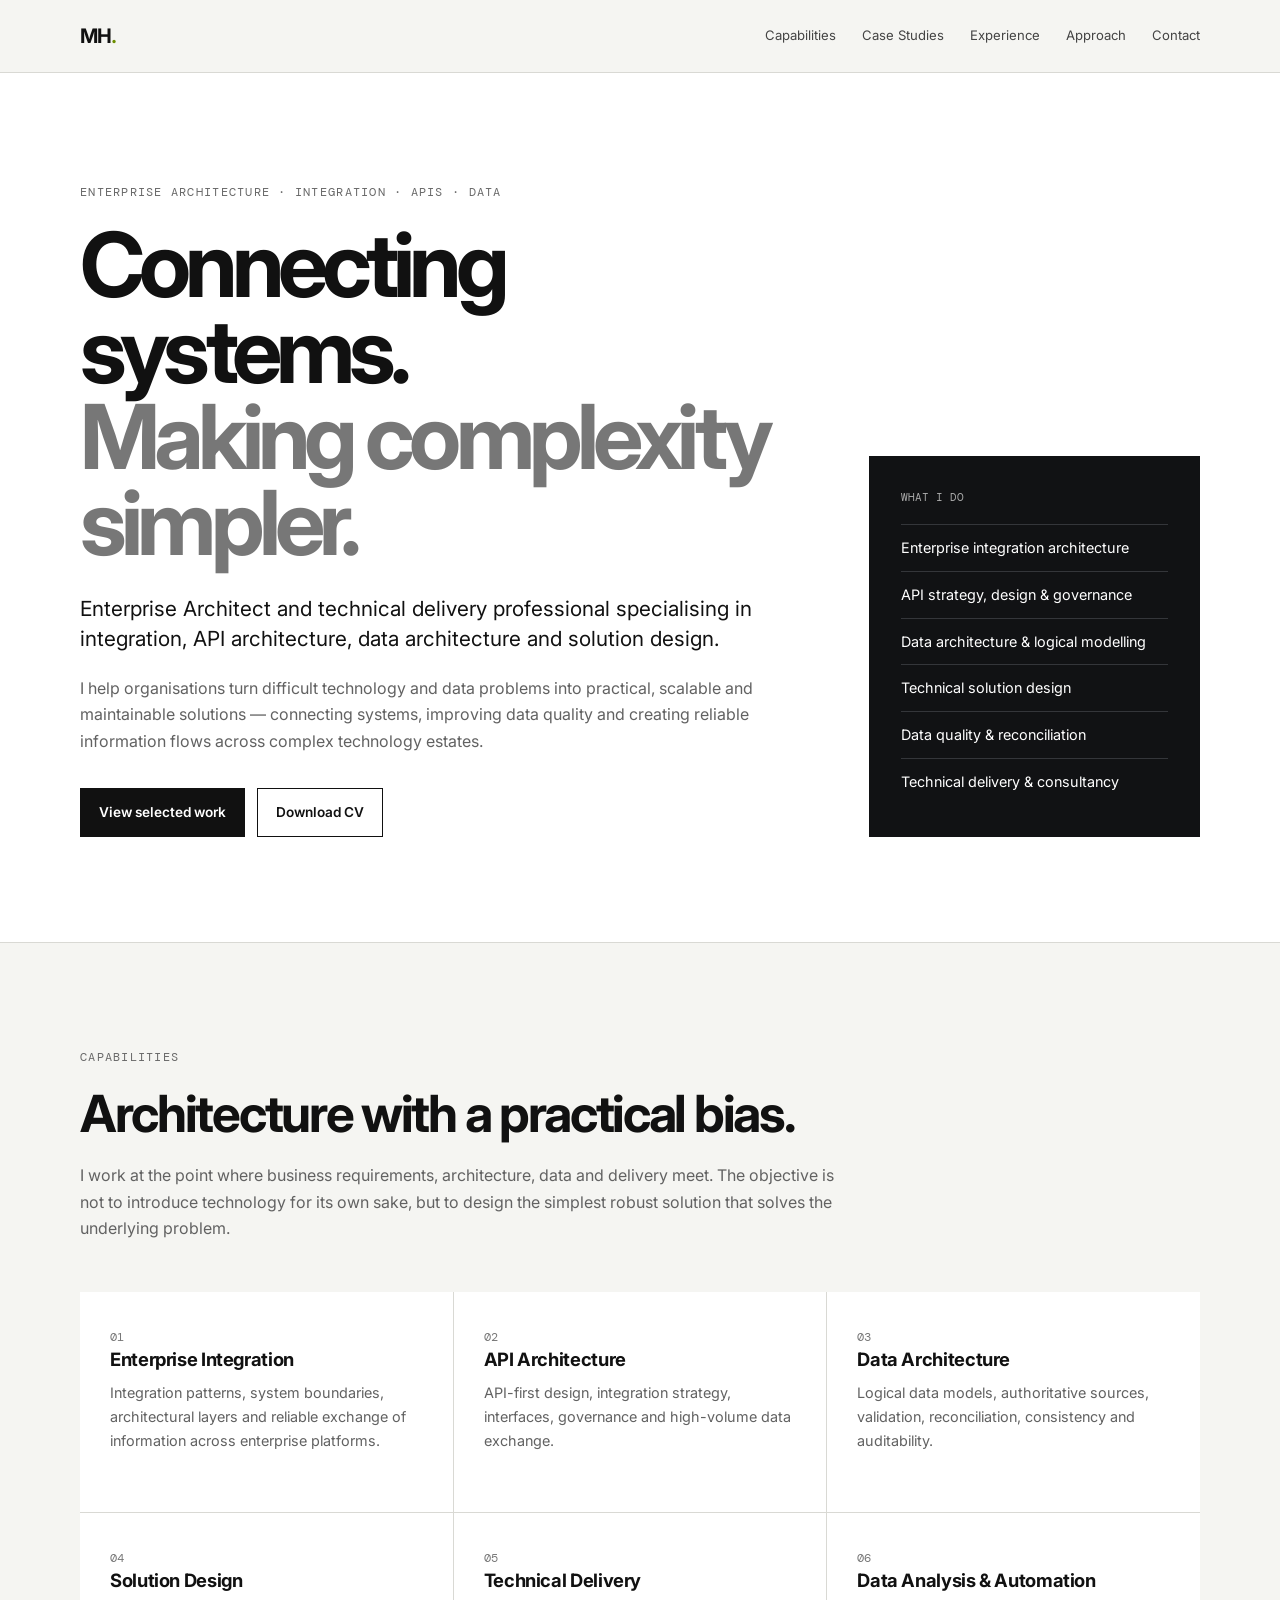
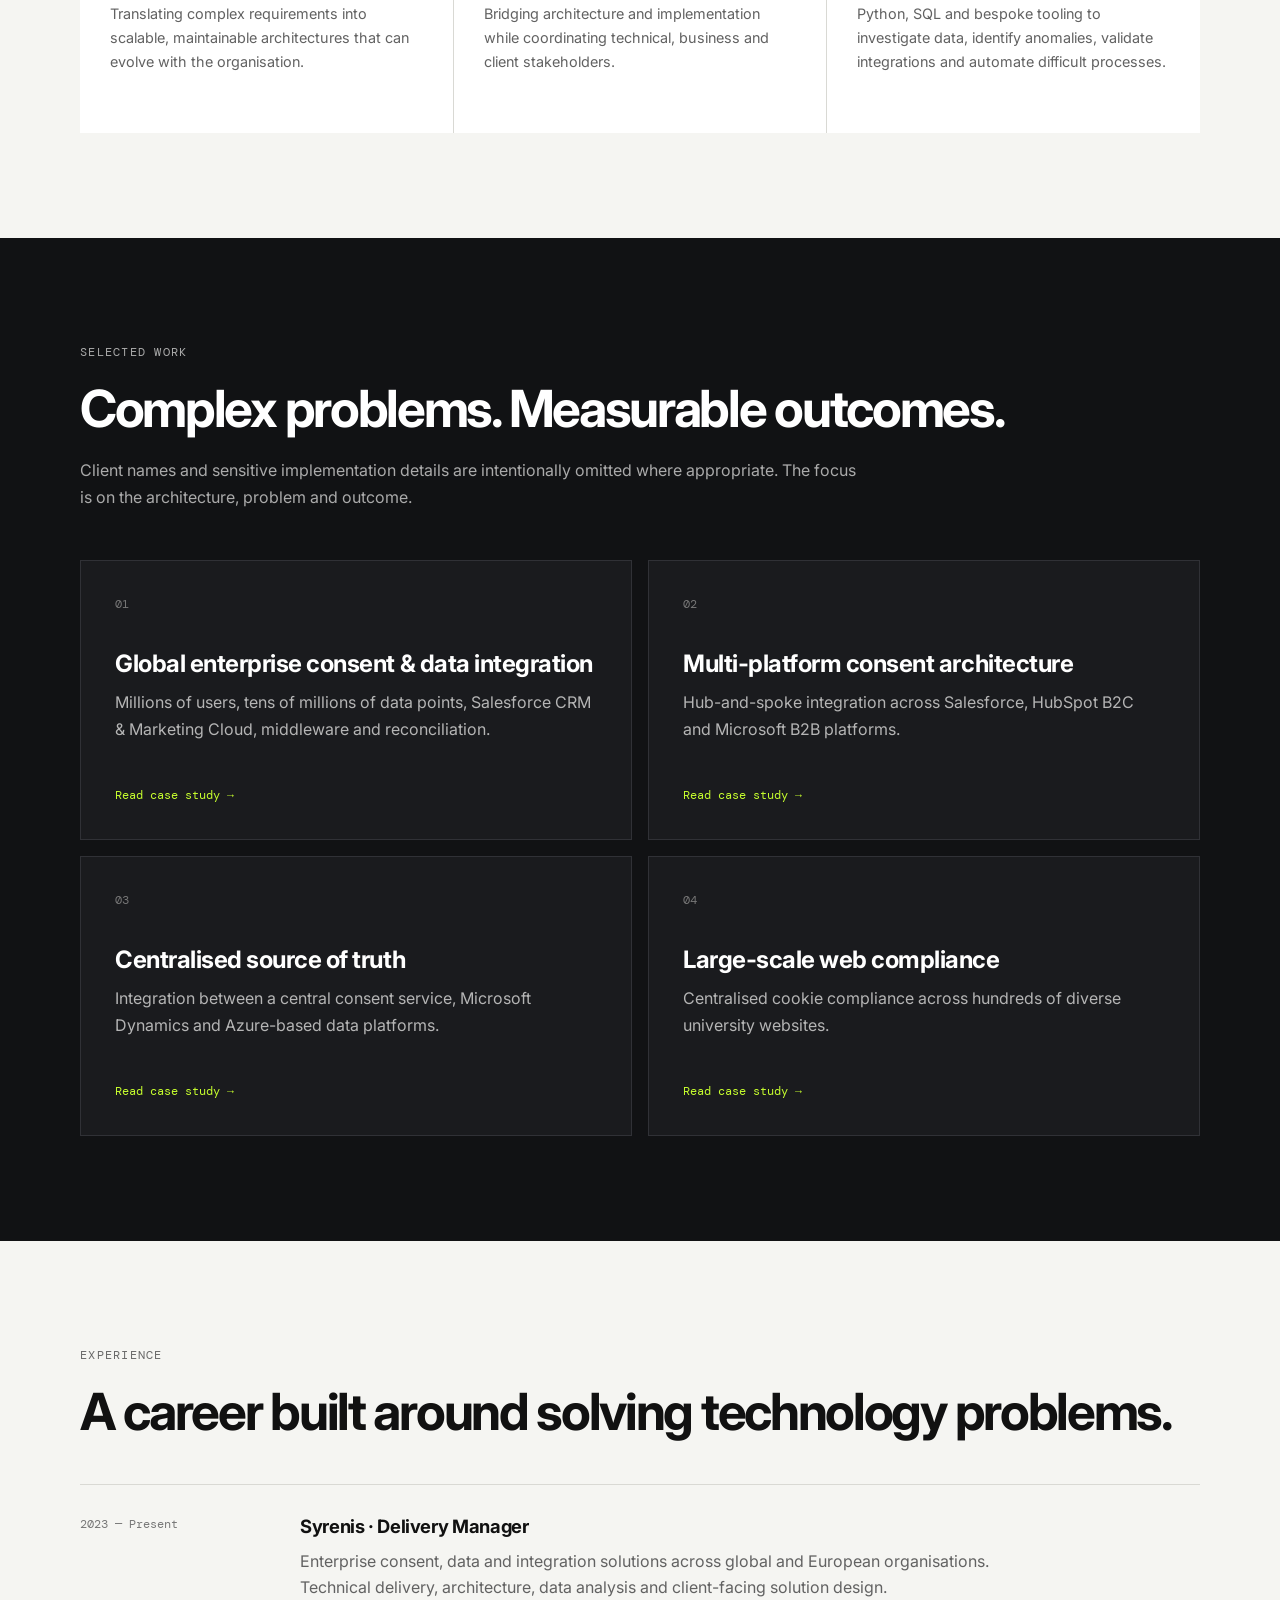
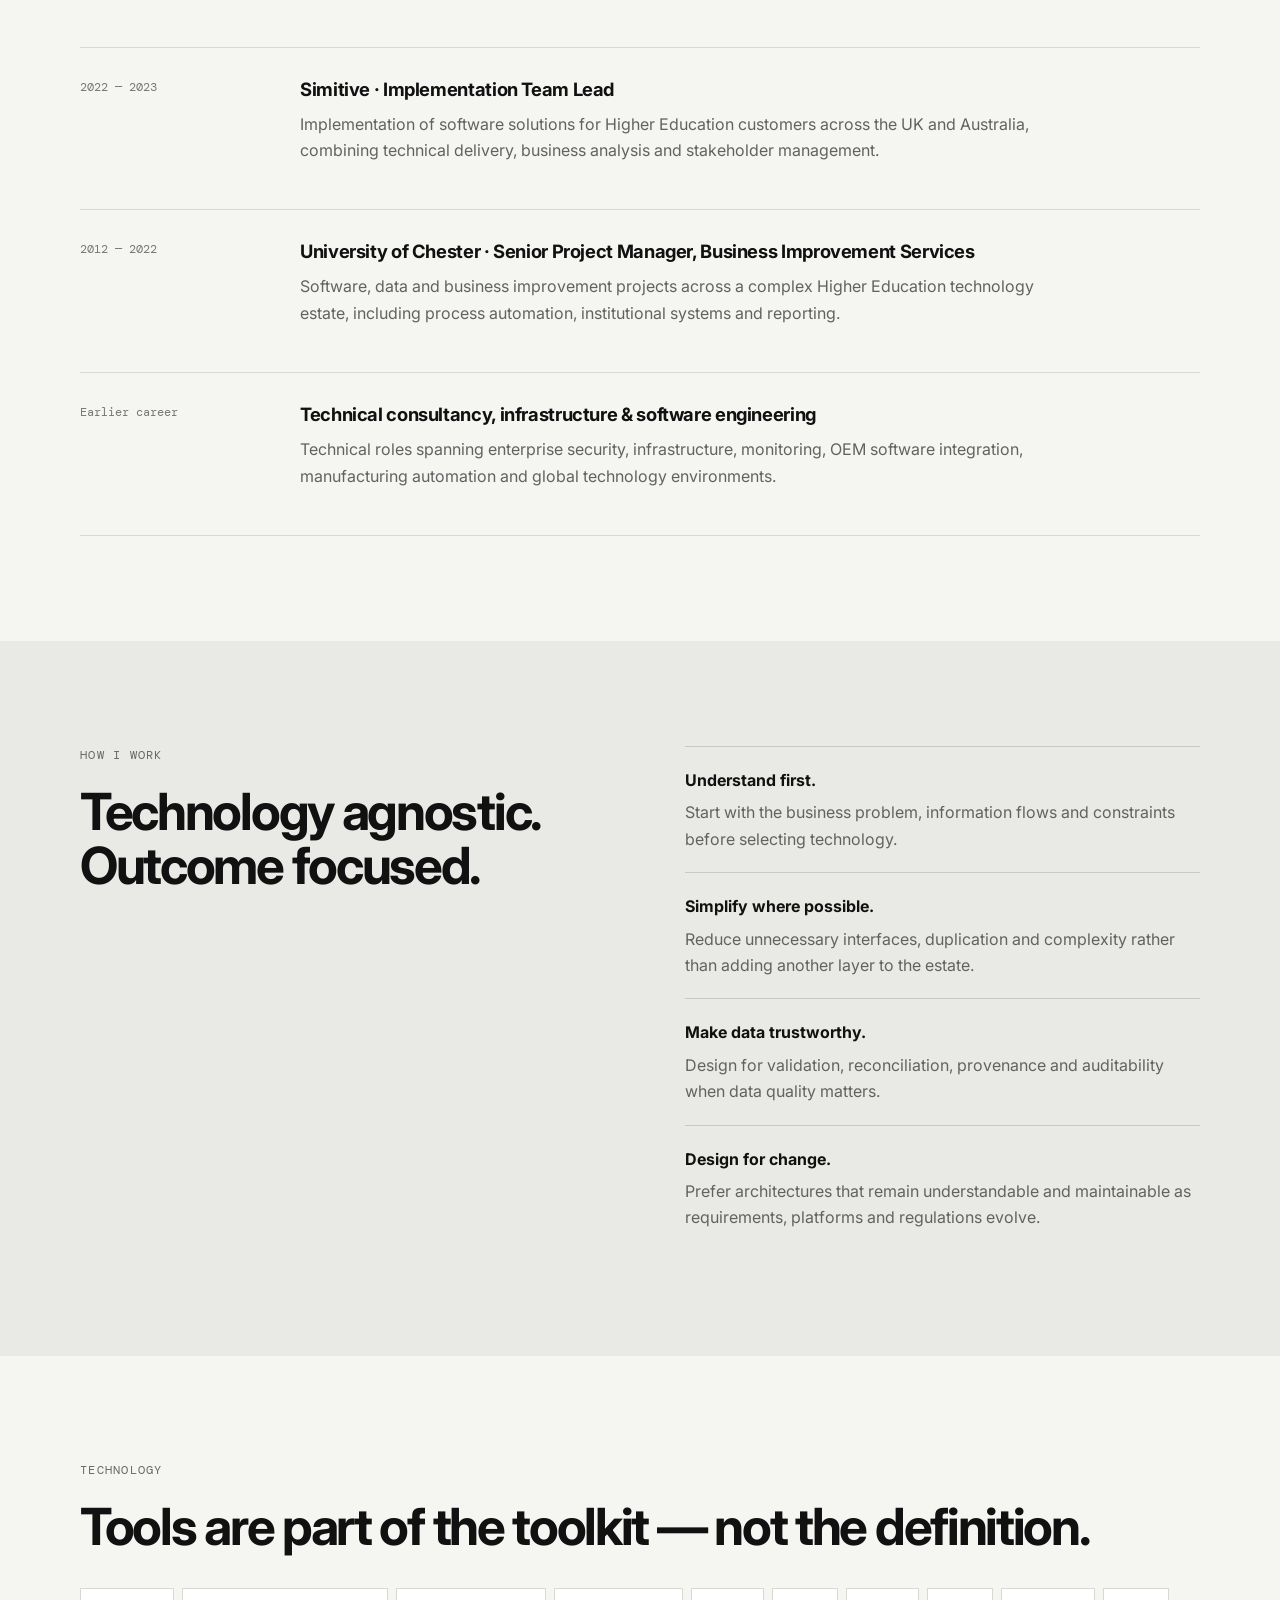
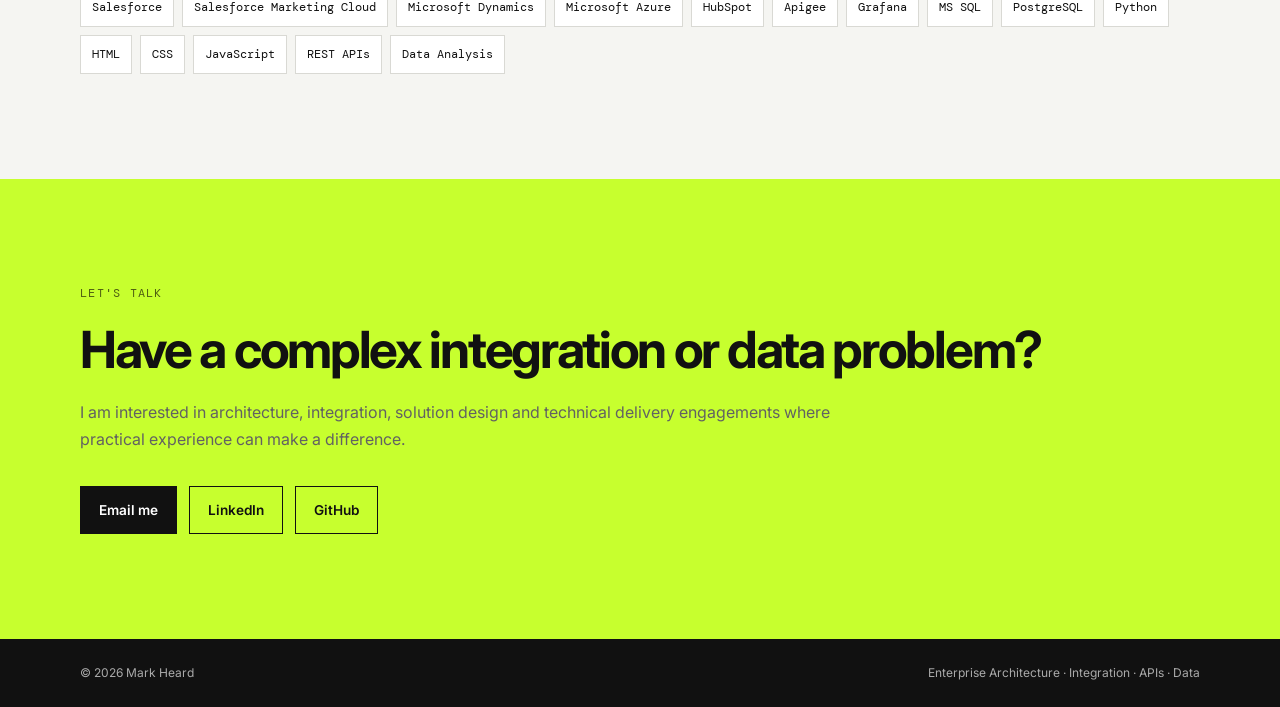
<file: index.html>
<!DOCTYPE html>
<html lang="en">
<head>
  <meta charset="utf-8">
  <meta name="viewport" content="width=device-width, initial-scale=1">
  <meta name="description" content="Mark Heard — Enterprise Architect specialising in integration, APIs, data architecture, solution design and technical delivery.">
  <title>Mark Heard | Enterprise Architecture & Integration</title>
  <link rel="stylesheet" href="assets/style.css">
</head>
<body>
<header class="site-header">
  <div class="container nav-wrap">
    <a class="brand" href="#top">MH<span>.</span></a>
    <nav aria-label="Primary navigation">
      <a href="#capabilities">Capabilities</a>
      <a href="#case-studies">Case Studies</a>
      <a href="#experience">Experience</a>
      <a href="#approach">Approach</a>
      <a href="#contact">Contact</a>
    </nav>
  </div>
</header>

<main id="top">
  <section class="hero">
    <div class="container hero-grid">
      <div>
        <p class="eyebrow">Enterprise Architecture · Integration · APIs · Data</p>
        <h1>Connecting systems.<br><em>Making complexity simpler.</em></h1>
        <p class="lead">
          Enterprise Architect and technical delivery professional specialising in integration,
          API architecture, data architecture and solution design.
        </p>
        <p class="intro">
          I help organisations turn difficult technology and data problems into practical,
          scalable and maintainable solutions — connecting systems, improving data quality
          and creating reliable information flows across complex technology estates.
        </p>
        <div class="actions">
          <a class="button primary" href="#case-studies">View selected work</a>
          <a class="button secondary" href="cv/Mark-Heard-CV.pdf">Download CV</a>
        </div>
      </div>
      <aside class="hero-card">
        <div class="card-label">What I do</div>
        <ul>
          <li>Enterprise integration architecture</li>
          <li>API strategy, design & governance</li>
          <li>Data architecture & logical modelling</li>
          <li>Technical solution design</li>
          <li>Data quality & reconciliation</li>
          <li>Technical delivery & consultancy</li>
        </ul>
      </aside>
    </div>
  </section>

  <section id="capabilities" class="section">
    <div class="container">
      <p class="eyebrow">Capabilities</p>
      <h2>Architecture with a practical bias.</h2>
      <p class="section-intro">
        I work at the point where business requirements, architecture, data and delivery meet.
        The objective is not to introduce technology for its own sake, but to design the simplest
        robust solution that solves the underlying problem.
      </p>

      <div class="capability-grid">
        <article><span>01</span><h3>Enterprise Integration</h3><p>Integration patterns, system boundaries, architectural layers and reliable exchange of information across enterprise platforms.</p></article>
        <article><span>02</span><h3>API Architecture</h3><p>API-first design, integration strategy, interfaces, governance and high-volume data exchange.</p></article>
        <article><span>03</span><h3>Data Architecture</h3><p>Logical data models, authoritative sources, validation, reconciliation, consistency and auditability.</p></article>
        <article><span>04</span><h3>Solution Design</h3><p>Translating complex requirements into scalable, maintainable architectures that can evolve with the organisation.</p></article>
        <article><span>05</span><h3>Technical Delivery</h3><p>Bridging architecture and implementation while coordinating technical, business and client stakeholders.</p></article>
        <article><span>06</span><h3>Data Analysis & Automation</h3><p>Python, SQL and bespoke tooling to investigate data, identify anomalies, validate integrations and automate difficult processes.</p></article>
      </div>
    </div>
  </section>

  <section id="case-studies" class="section section-dark">
    <div class="container">
      <p class="eyebrow">Selected work</p>
      <h2>Complex problems. Measurable outcomes.</h2>
      <p class="section-intro">
        Client names and sensitive implementation details are intentionally omitted where appropriate.
        The focus is on the architecture, problem and outcome.
      </p>

      <div class="case-grid">
        <a class="case-card" href="case-studies/global-consent.html">
          <div class="case-number">01</div>
          <h3>Global enterprise consent & data integration</h3>
          <p>Millions of users, tens of millions of data points, Salesforce CRM & Marketing Cloud, middleware and reconciliation.</p>
          <span>Read case study →</span>
        </a>
        <a class="case-card" href="case-studies/multi-platform-consent.html">
          <div class="case-number">02</div>
          <h3>Multi-platform consent architecture</h3>
          <p>Hub-and-spoke integration across Salesforce, HubSpot B2C and Microsoft B2B platforms.</p>
          <span>Read case study →</span>
        </a>
        <a class="case-card" href="case-studies/source-of-truth.html">
          <div class="case-number">03</div>
          <h3>Centralised source of truth</h3>
          <p>Integration between a central consent service, Microsoft Dynamics and Azure-based data platforms.</p>
          <span>Read case study →</span>
        </a>
        <a class="case-card" href="case-studies/global-university.html">
          <div class="case-number">04</div>
          <h3>Large-scale web compliance</h3>
          <p>Centralised cookie compliance across hundreds of diverse university websites.</p>
          <span>Read case study →</span>
        </a>
      </div>
    </div>
  </section>

  <section id="experience" class="section">
    <div class="container">
      <p class="eyebrow">Experience</p>
      <h2>A career built around solving technology problems.</h2>
      <div class="timeline">
        <article>
          <div class="timeline-meta">2023 — Present</div>
          <div><h3>Syrenis · Delivery Manager</h3><p>Enterprise consent, data and integration solutions across global and European organisations. Technical delivery, architecture, data analysis and client-facing solution design.</p></div>
        </article>
        <article>
          <div class="timeline-meta">2022 — 2023</div>
          <div><h3>Simitive · Implementation Team Lead</h3><p>Implementation of software solutions for Higher Education customers across the UK and Australia, combining technical delivery, business analysis and stakeholder management.</p></div>
        </article>
        <article>
          <div class="timeline-meta">2012 — 2022</div>
          <div><h3>University of Chester · Senior Project Manager, Business Improvement Services</h3><p>Software, data and business improvement projects across a complex Higher Education technology estate, including process automation, institutional systems and reporting.</p></div>
        </article>
        <article>
          <div class="timeline-meta">Earlier career</div>
          <div><h3>Technical consultancy, infrastructure & software engineering</h3><p>Technical roles spanning enterprise security, infrastructure, monitoring, OEM software integration, manufacturing automation and global technology environments.</p></div>
        </article>
      </div>
    </div>
  </section>

  <section id="approach" class="section section-alt">
    <div class="container split">
      <div>
        <p class="eyebrow">How I work</p>
        <h2>Technology agnostic.<br>Outcome focused.</h2>
      </div>
      <div class="principles">
        <div><strong>Understand first.</strong><p>Start with the business problem, information flows and constraints before selecting technology.</p></div>
        <div><strong>Simplify where possible.</strong><p>Reduce unnecessary interfaces, duplication and complexity rather than adding another layer to the estate.</p></div>
        <div><strong>Make data trustworthy.</strong><p>Design for validation, reconciliation, provenance and auditability when data quality matters.</p></div>
        <div><strong>Design for change.</strong><p>Prefer architectures that remain understandable and maintainable as requirements, platforms and regulations evolve.</p></div>
      </div>
    </div>
  </section>

  <section class="section">
    <div class="container tech">
      <p class="eyebrow">Technology</p>
      <h2>Tools are part of the toolkit — not the definition.</h2>
      <div class="tags">
        <span>Salesforce</span><span>Salesforce Marketing Cloud</span><span>Microsoft Dynamics</span>
        <span>Microsoft Azure</span><span>HubSpot</span><span>Apigee</span><span>Grafana</span>
        <span>MS SQL</span><span>PostgreSQL</span><span>Python</span><span>HTML</span>
        <span>CSS</span><span>JavaScript</span><span>REST APIs</span><span>Data Analysis</span>
      </div>
    </div>
  </section>

  <section id="contact" class="section contact">
    <div class="container">
      <p class="eyebrow">Let's talk</p>
      <h2>Have a complex integration or data problem?</h2>
      <p class="section-intro">I am interested in architecture, integration, solution design and technical delivery engagements where practical experience can make a difference.</p>
      <div class="contact-links">
        <a class="button primary" href="mailto:YOUR.EMAIL@example.com">Email me</a>
        <a class="button secondary" href="https://www.linkedin.com/in/YOUR-LINKEDIN/" rel="noopener">LinkedIn</a>
        <a class="button secondary" href="https://github.com/YOUR-GITHUB/" rel="noopener">GitHub</a>
      </div>
    </div>
  </section>
</main>

<footer>
  <div class="container footer-wrap">
    <span>© 2026 Mark Heard</span>
    <span>Enterprise Architecture · Integration · APIs · Data</span>
  </div>
</footer>
</body>
</html>
</file>
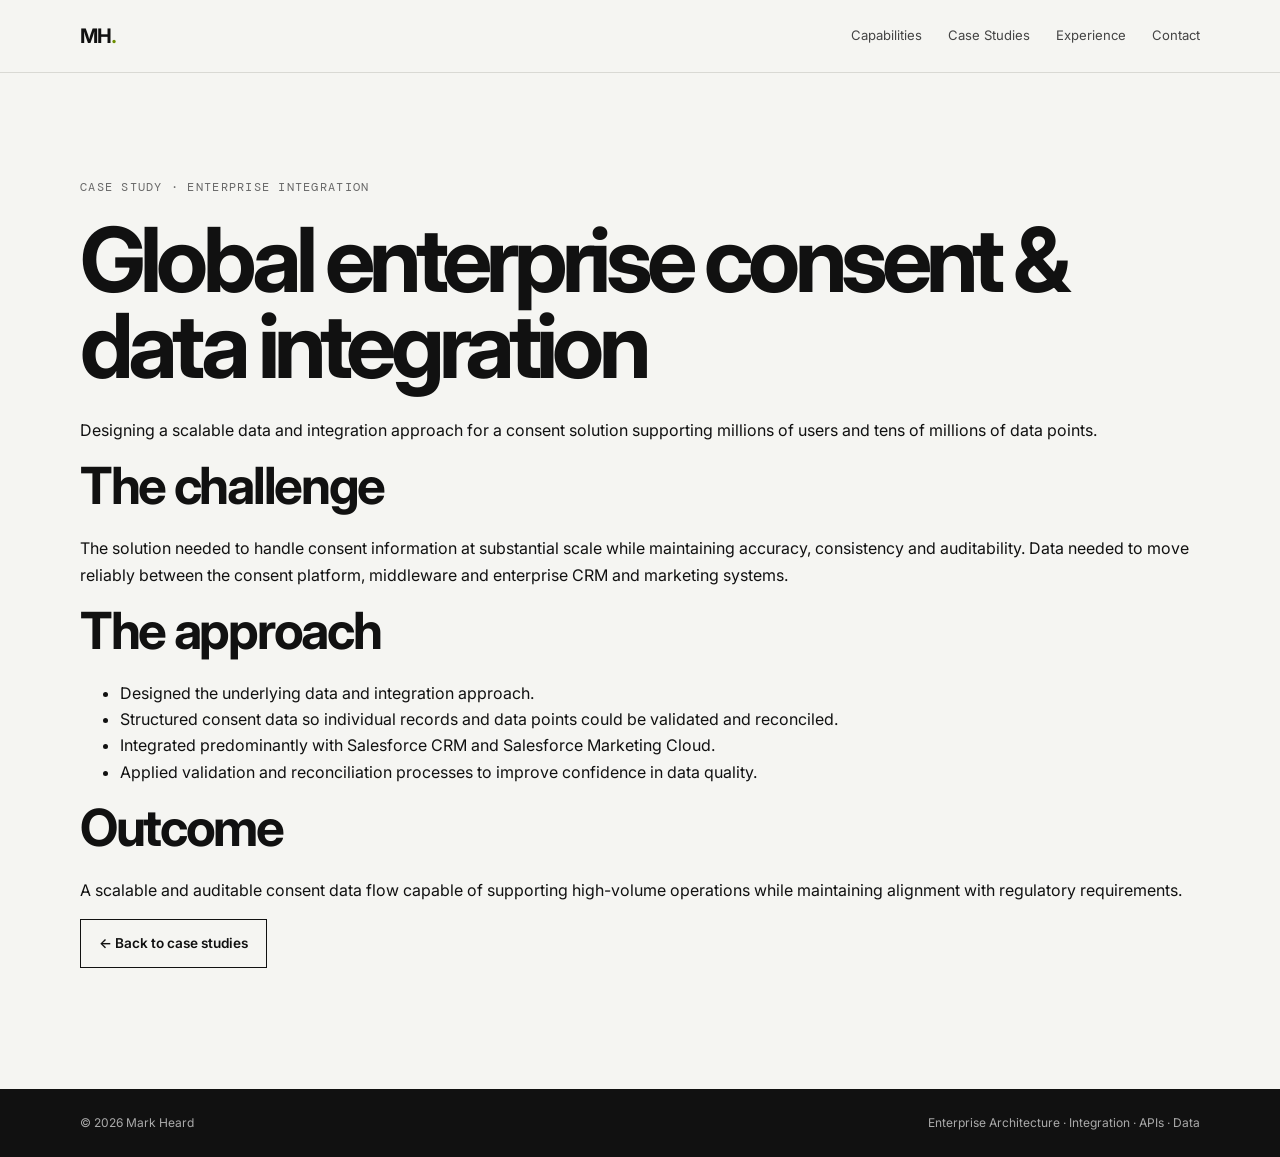
<file: case_studies/global-consent.html>
<!DOCTYPE html><html lang="en"><head><meta charset="utf-8"><meta name="viewport" content="width=device-width, initial-scale=1"><title>Global Enterprise — Consent & Data Integration | Mark Heard</title><link rel="stylesheet" href="../assets/style.css"></head><body>
<header class="site-header"><div class="container nav-wrap"><a class="brand" href="../index.html">MH<span>.</span></a><nav><a href="../index.html#capabilities">Capabilities</a><a href="../index.html#case-studies">Case Studies</a><a href="../index.html#experience">Experience</a><a href="../index.html#contact">Contact</a></nav></div></header>
<main><section class="section"><div class="container case-detail"><p class="eyebrow">Case study · Enterprise integration</p>
<h1>Global enterprise consent & data integration</h1>
<p class="lede">Designing a scalable data and integration approach for a consent solution supporting millions of users and tens of millions of data points.</p>
<h2>The challenge</h2>
<p>The solution needed to handle consent information at substantial scale while maintaining accuracy, consistency and auditability. Data needed to move reliably between the consent platform, middleware and enterprise CRM and marketing systems.</p>
<h2>The approach</h2>
<ul><li>Designed the underlying data and integration approach.</li><li>Structured consent data so individual records and data points could be validated and reconciled.</li><li>Integrated predominantly with Salesforce CRM and Salesforce Marketing Cloud.</li><li>Applied validation and reconciliation processes to improve confidence in data quality.</li></ul>
<h2>Outcome</h2>
<p>A scalable and auditable consent data flow capable of supporting high-volume operations while maintaining alignment with regulatory requirements.</p><p><a class="button secondary" href="../index.html#case-studies">← Back to case studies</a></p></div></section></main>
<footer><div class="container footer-wrap"><span>© 2026 Mark Heard</span><span>Enterprise Architecture · Integration · APIs · Data</span></div></footer>
</body></html>
</file>
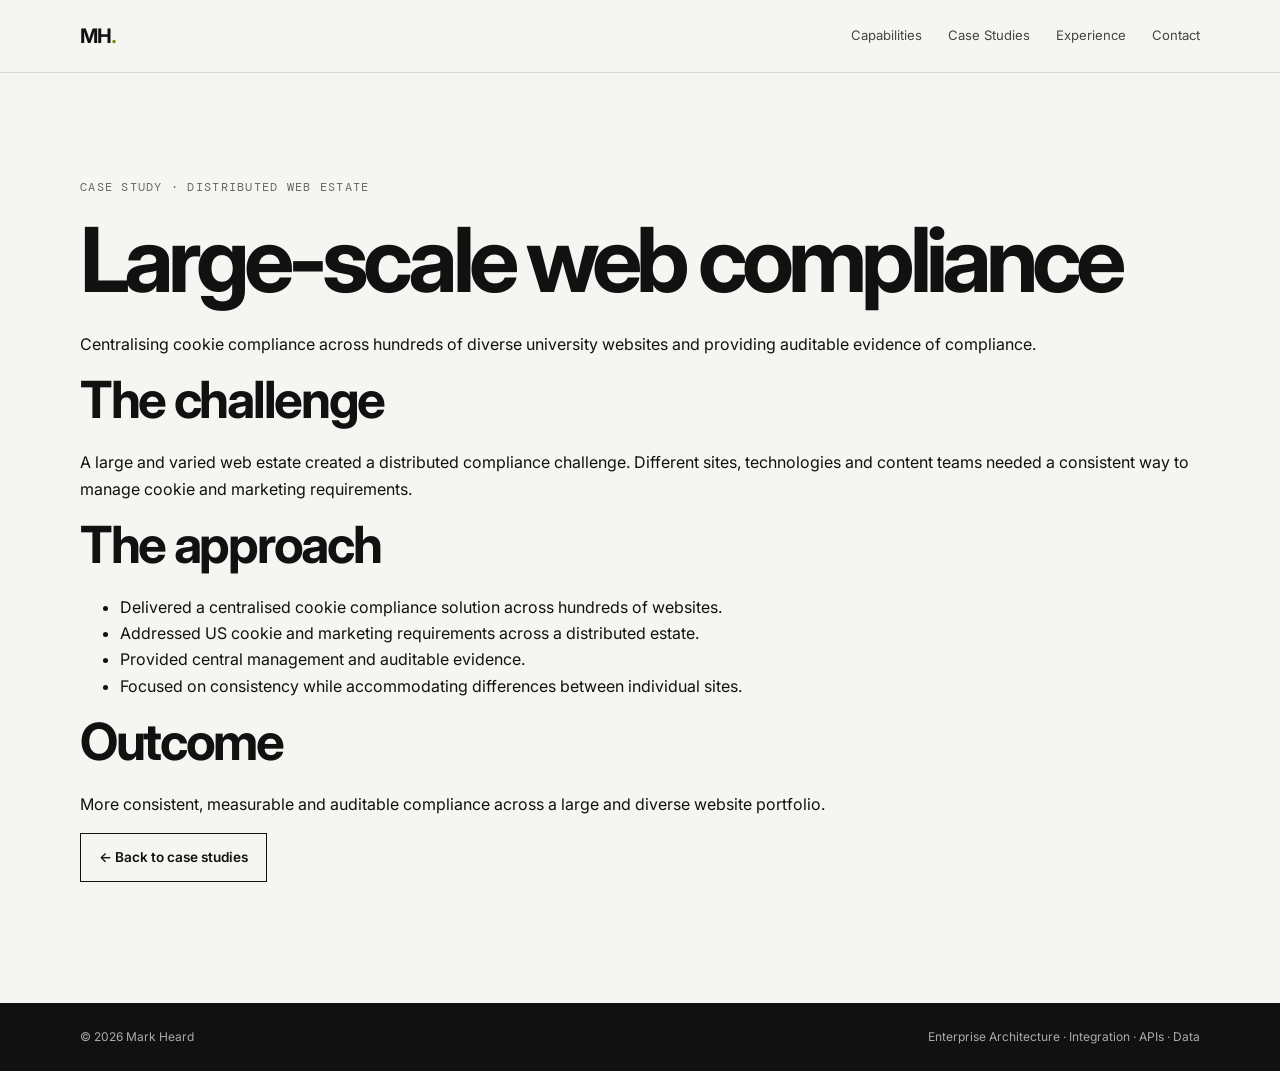
<file: case_studies/global-university.html>
<!DOCTYPE html><html lang="en"><head><meta charset="utf-8"><meta name="viewport" content="width=device-width, initial-scale=1"><title>Global University — Large-Scale Web Compliance | Mark Heard</title><link rel="stylesheet" href="../assets/style.css"></head><body>
<header class="site-header"><div class="container nav-wrap"><a class="brand" href="../index.html">MH<span>.</span></a><nav><a href="../index.html#capabilities">Capabilities</a><a href="../index.html#case-studies">Case Studies</a><a href="../index.html#experience">Experience</a><a href="../index.html#contact">Contact</a></nav></div></header>
<main><section class="section"><div class="container case-detail"><p class="eyebrow">Case study · Distributed web estate</p>
<h1>Large-scale web compliance</h1>
<p class="lede">Centralising cookie compliance across hundreds of diverse university websites and providing auditable evidence of compliance.</p>
<h2>The challenge</h2>
<p>A large and varied web estate created a distributed compliance challenge. Different sites, technologies and content teams needed a consistent way to manage cookie and marketing requirements.</p>
<h2>The approach</h2>
<ul><li>Delivered a centralised cookie compliance solution across hundreds of websites.</li><li>Addressed US cookie and marketing requirements across a distributed estate.</li><li>Provided central management and auditable evidence.</li><li>Focused on consistency while accommodating differences between individual sites.</li></ul>
<h2>Outcome</h2>
<p>More consistent, measurable and auditable compliance across a large and diverse website portfolio.</p><p><a class="button secondary" href="../index.html#case-studies">← Back to case studies</a></p></div></section></main>
<footer><div class="container footer-wrap"><span>© 2026 Mark Heard</span><span>Enterprise Architecture · Integration · APIs · Data</span></div></footer>
</body></html>
</file>
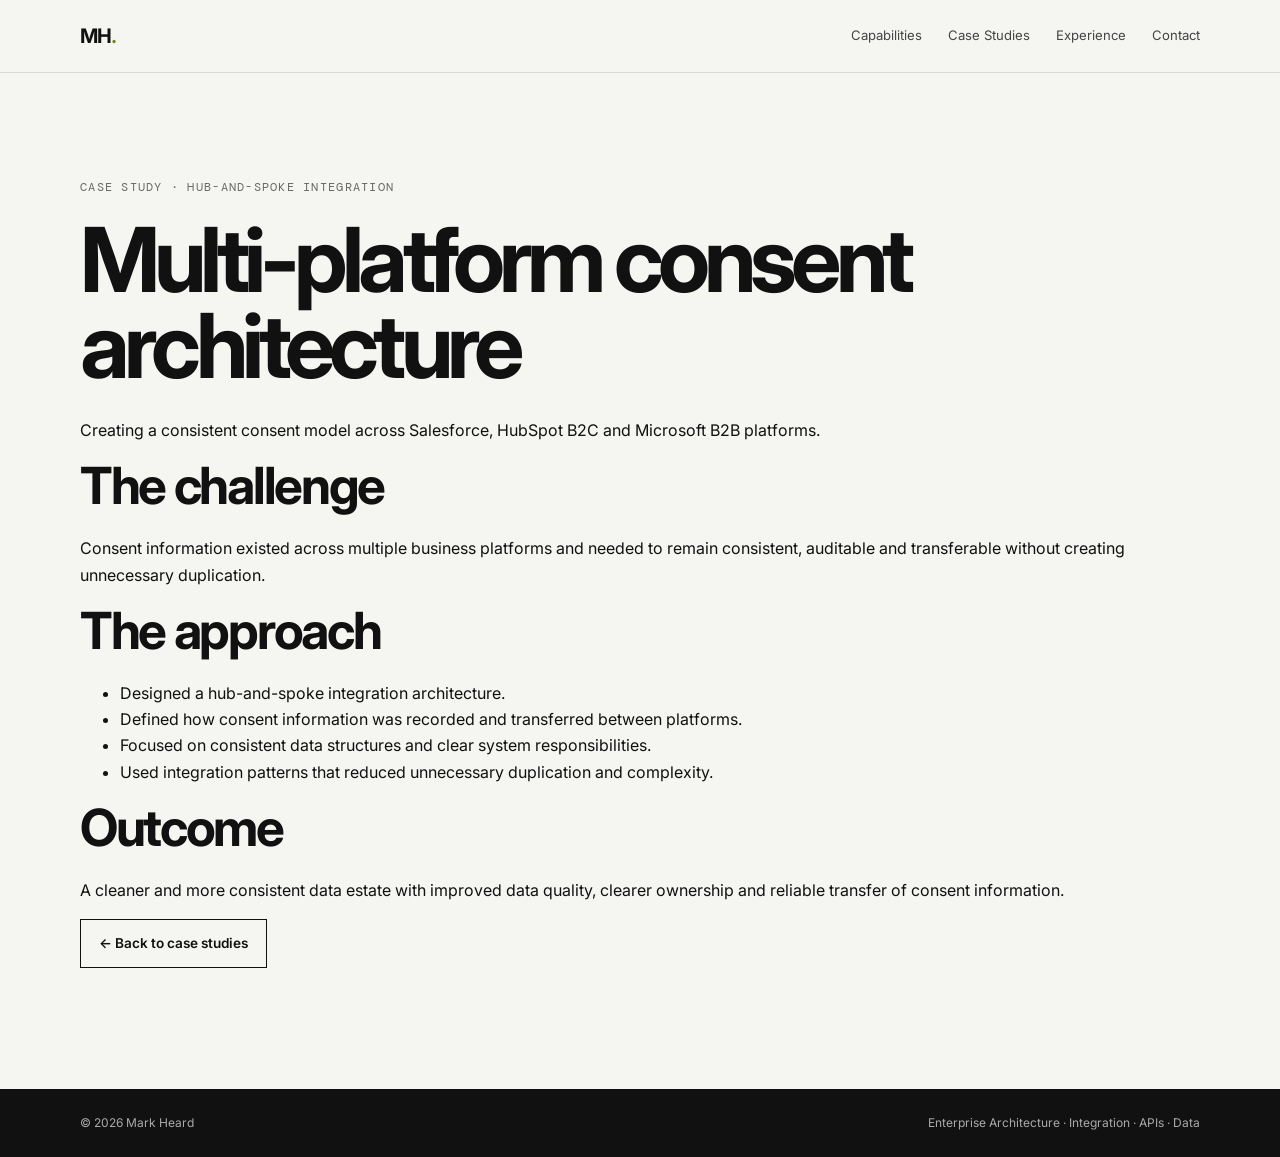
<file: case_studies/multi-platform-consent.html>
<!DOCTYPE html><html lang="en"><head><meta charset="utf-8"><meta name="viewport" content="width=device-width, initial-scale=1"><title>European Enterprise — Multi-Platform Consent Architecture | Mark Heard</title><link rel="stylesheet" href="../assets/style.css"></head><body>
<header class="site-header"><div class="container nav-wrap"><a class="brand" href="../index.html">MH<span>.</span></a><nav><a href="../index.html#capabilities">Capabilities</a><a href="../index.html#case-studies">Case Studies</a><a href="../index.html#experience">Experience</a><a href="../index.html#contact">Contact</a></nav></div></header>
<main><section class="section"><div class="container case-detail"><p class="eyebrow">Case study · Hub-and-spoke integration</p>
<h1>Multi-platform consent architecture</h1>
<p class="lede">Creating a consistent consent model across Salesforce, HubSpot B2C and Microsoft B2B platforms.</p>
<h2>The challenge</h2>
<p>Consent information existed across multiple business platforms and needed to remain consistent, auditable and transferable without creating unnecessary duplication.</p>
<h2>The approach</h2>
<ul><li>Designed a hub-and-spoke integration architecture.</li><li>Defined how consent information was recorded and transferred between platforms.</li><li>Focused on consistent data structures and clear system responsibilities.</li><li>Used integration patterns that reduced unnecessary duplication and complexity.</li></ul>
<h2>Outcome</h2>
<p>A cleaner and more consistent data estate with improved data quality, clearer ownership and reliable transfer of consent information.</p><p><a class="button secondary" href="../index.html#case-studies">← Back to case studies</a></p></div></section></main>
<footer><div class="container footer-wrap"><span>© 2026 Mark Heard</span><span>Enterprise Architecture · Integration · APIs · Data</span></div></footer>
</body></html>
</file>
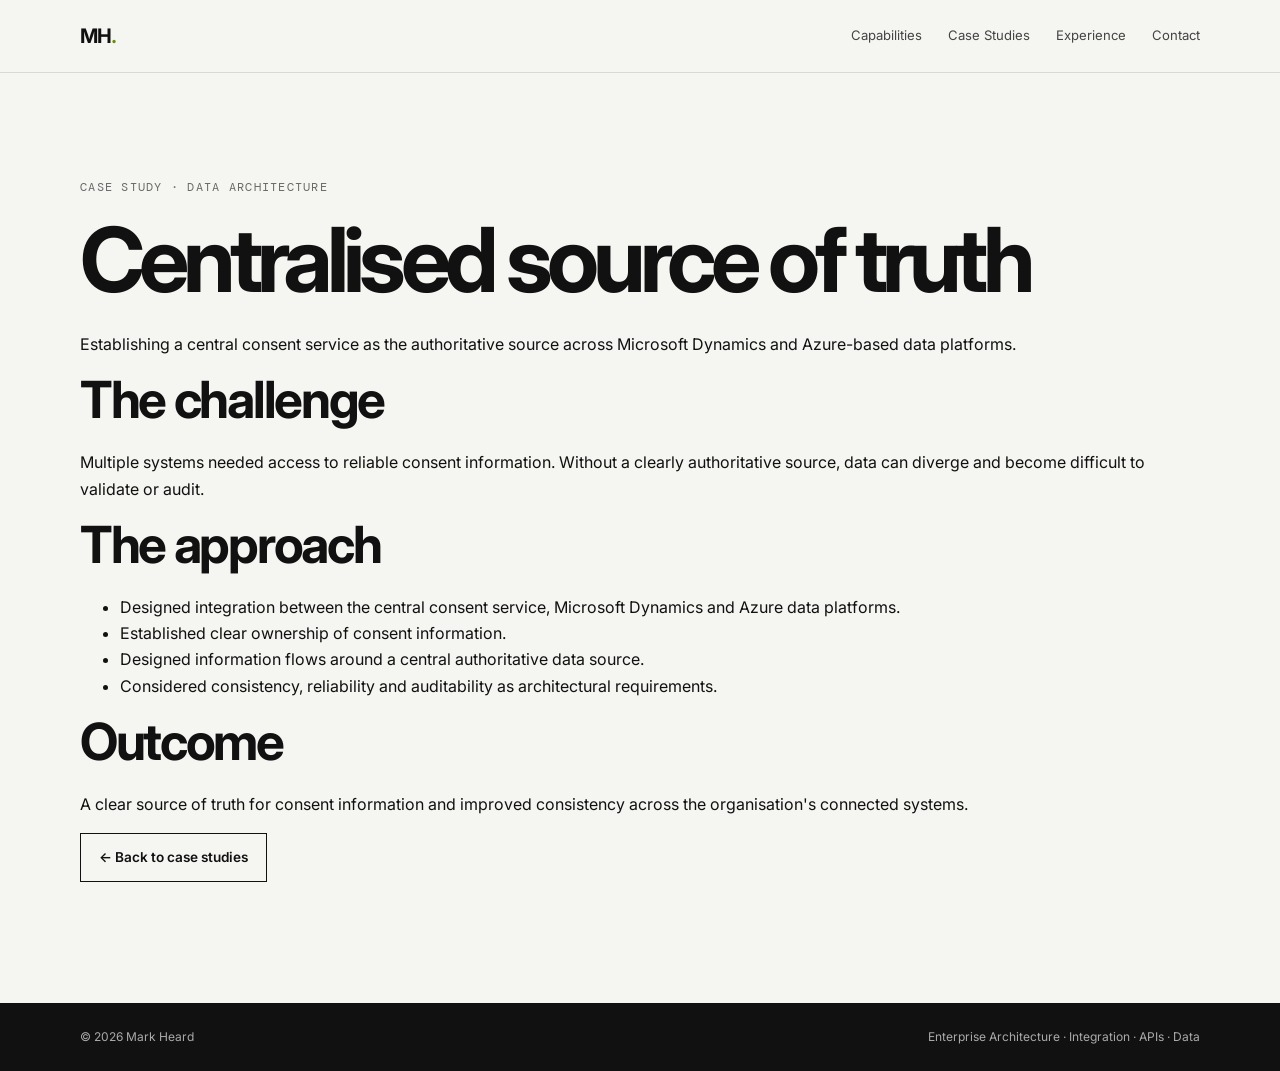
<file: case_studies/source-of-truth.html>
<!DOCTYPE html><html lang="en"><head><meta charset="utf-8"><meta name="viewport" content="width=device-width, initial-scale=1"><title>UK Food Distributor — Centralised Source of Truth | Mark Heard</title><link rel="stylesheet" href="../assets/style.css"></head><body>
<header class="site-header"><div class="container nav-wrap"><a class="brand" href="../index.html">MH<span>.</span></a><nav><a href="../index.html#capabilities">Capabilities</a><a href="../index.html#case-studies">Case Studies</a><a href="../index.html#experience">Experience</a><a href="../index.html#contact">Contact</a></nav></div></header>
<main><section class="section"><div class="container case-detail"><p class="eyebrow">Case study · Data architecture</p>
<h1>Centralised source of truth</h1>
<p class="lede">Establishing a central consent service as the authoritative source across Microsoft Dynamics and Azure-based data platforms.</p>
<h2>The challenge</h2>
<p>Multiple systems needed access to reliable consent information. Without a clearly authoritative source, data can diverge and become difficult to validate or audit.</p>
<h2>The approach</h2>
<ul><li>Designed integration between the central consent service, Microsoft Dynamics and Azure data platforms.</li><li>Established clear ownership of consent information.</li><li>Designed information flows around a central authoritative data source.</li><li>Considered consistency, reliability and auditability as architectural requirements.</li></ul>
<h2>Outcome</h2>
<p>A clear source of truth for consent information and improved consistency across the organisation's connected systems.</p><p><a class="button secondary" href="../index.html#case-studies">← Back to case studies</a></p></div></section></main>
<footer><div class="container footer-wrap"><span>© 2026 Mark Heard</span><span>Enterprise Architecture · Integration · APIs · Data</span></div></footer>
</body></html>
</file>
<file: assets/style.css>
@import url('https://fonts.googleapis.com/css2?family=DM+Mono:wght@400;500&family=Inter:wght@400;500;600;700&display=swap');

:root{
  --bg:#f5f5f2;
  --paper:#ffffff;
  --ink:#111111;
  --muted:#626262;
  --line:#d9d9d4;
  --dark:#111214;
  --dark2:#1a1b1e;
  --accent:#c7ff2e;
  --max:1120px;
}
*{box-sizing:border-box}
html{scroll-behavior:smooth}
body{margin:0;background:var(--bg);color:var(--ink);font-family:Inter,system-ui,sans-serif;line-height:1.65}
a{color:inherit;text-decoration:none}
.container{width:min(var(--max),calc(100% - 48px));margin:auto}
.site-header{position:sticky;top:0;z-index:10;background:rgba(245,245,242,.94);backdrop-filter:blur(10px);border-bottom:1px solid var(--line)}
.nav-wrap{height:72px;display:flex;align-items:center;justify-content:space-between}
.brand{font-size:1.25rem;font-weight:700;letter-spacing:-.05em}
.brand span{color:#6c8e00}
nav{display:flex;gap:26px;font-size:.82rem}
nav a{color:#444}
nav a:hover{color:#000}
.hero{padding:110px 0 105px;background:var(--paper);border-bottom:1px solid var(--line)}
.hero-grid{display:grid;grid-template-columns:minmax(0,1.5fr) minmax(300px,.7fr);gap:80px;align-items:end}
.eyebrow{font-family:"DM Mono",monospace;text-transform:uppercase;letter-spacing:.11em;font-size:.72rem;color:#686868;margin:0 0 20px}
h1,h2,h3,p{margin-top:0}
h1{font-size:clamp(3.2rem,7vw,6.2rem);line-height:.96;letter-spacing:-.065em;margin-bottom:28px}
h1 em{font-style:normal;color:#777}
h2{font-size:clamp(2rem,4vw,3.5rem);line-height:1.05;letter-spacing:-.045em;margin-bottom:22px}
h3{font-size:1.15rem;line-height:1.25;margin-bottom:10px;letter-spacing:-.02em}
.lead{font-size:1.3rem;line-height:1.45;max-width:760px}
.intro,.section-intro{color:var(--muted);max-width:780px}
.actions,.contact-links{display:flex;gap:12px;flex-wrap:wrap;margin-top:34px}
.button{display:inline-flex;padding:12px 18px;border:1px solid #111;font-size:.85rem;font-weight:600}
.button.primary{background:#111;color:#fff}
.button.secondary{background:transparent}
.hero-card{background:var(--dark);color:#fff;padding:32px}
.card-label{font-family:"DM Mono",monospace;font-size:.7rem;text-transform:uppercase;color:#aaa;margin-bottom:18px}
.hero-card ul{list-style:none;padding:0;margin:0}
.hero-card li{padding:11px 0;border-top:1px solid #34363a;font-size:.9rem}
.section{padding:105px 0}
.section-alt{background:#e9e9e5}
.section-dark{background:var(--dark);color:#fff}
.section-dark .eyebrow{color:#aaa}
.section-dark .section-intro{color:#aaa}
.capability-grid{display:grid;grid-template-columns:repeat(3,1fr);gap:1px;background:var(--line);margin-top:50px}
.capability-grid article{background:var(--paper);padding:30px;min-height:220px}
.capability-grid span,.case-number{font-family:"DM Mono",monospace;font-size:.72rem;color:#777}
.capability-grid p{color:var(--muted);font-size:.9rem}
.case-grid{display:grid;grid-template-columns:repeat(2,1fr);gap:16px;margin-top:50px}
.case-card{background:var(--dark2);border:1px solid #303136;padding:34px;min-height:280px;display:flex;flex-direction:column;transition:.2s ease}
.case-card:hover{transform:translateY(-3px);border-color:#666}
.case-card h3{font-size:1.5rem;margin-top:35px}
.case-card p{color:#b5b5b5;max-width:480px}
.case-card span{margin-top:auto;font-family:"DM Mono",monospace;font-size:.72rem;color:var(--accent)}
.timeline{margin-top:45px;border-top:1px solid var(--line)}
.timeline article{display:grid;grid-template-columns:180px 1fr;gap:40px;padding:30px 0;border-bottom:1px solid var(--line)}
.timeline-meta{font-family:"DM Mono",monospace;font-size:.72rem;color:#777}
.timeline p{color:var(--muted);max-width:750px}
.split{display:grid;grid-template-columns:1fr 1fr;gap:90px}
.principles>div{border-top:1px solid #c9c9c4;padding:20px 0}
.principles p{color:var(--muted);margin:6px 0 0}
.tags{display:flex;flex-wrap:wrap;gap:8px;margin-top:35px}
.tags span{font-family:"DM Mono",monospace;font-size:.72rem;border:1px solid var(--line);padding:9px 11px;background:#fff}
.contact{background:var(--accent)}
.contact .eyebrow{color:#4e5e11}
footer{background:#111;color:#aaa;padding:24px 0;font-size:.75rem}
.footer-wrap{display:flex;justify-content:space-between;gap:20px}
@media(max-width:800px){
  nav{display:none}
  .hero{padding:75px 0}
  .hero-grid,.split{grid-template-columns:1fr;gap:45px}
  .capability-grid,.case-grid{grid-template-columns:1fr}
  .timeline article{grid-template-columns:1fr;gap:8px}
  .footer-wrap{flex-direction:column}
}
</file>
